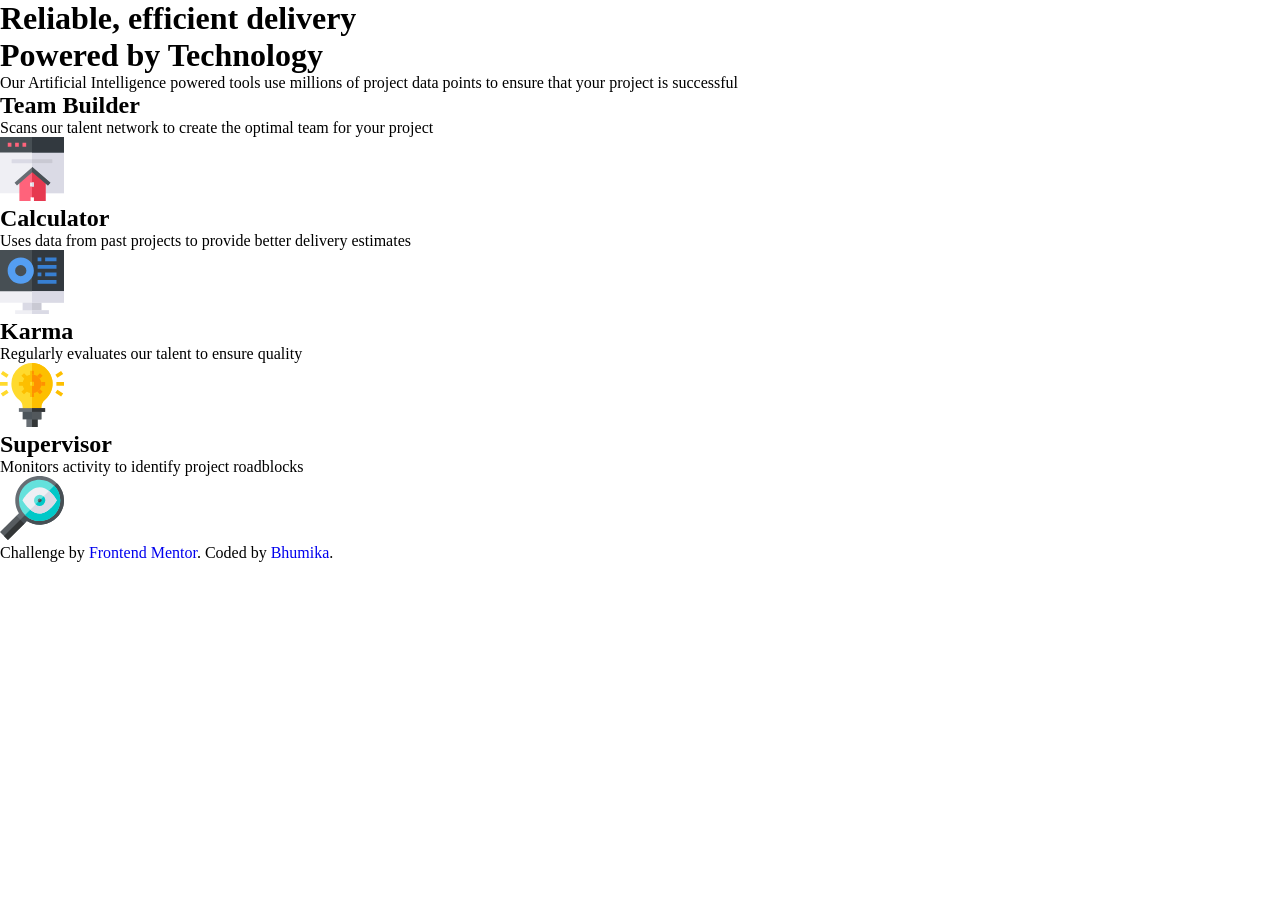
<file: four-card-feature-section-master/index.html>
<!DOCTYPE html>
<html lang="en">

<head>
  <meta charset="UTF-8">
  <meta name="viewport" content="width=device-width, initial-scale=1.0">
  <link rel="icon" type="image/png" sizes="32x32" href="./images/favicon-32x32.png">
  <link rel="stylesheet" href="style.css">
  <title>Frontend Mentor | Four card feature section</title>
</head>

<body>
  <div class="screen">
    <header>
      <div class="head">
        <div class="heading 1">
          <h1>Reliable, efficient delivery</h1>
        </div>
        <div class="heading 2">
          <h1>Powered by Technology</h1>
        </div>
      </div>
      <div class="into">
        <p>Our Artificial Intelligence powered tools use millions of project data points to ensure that your project is
          successful
        </p>
      </div>
    </header>
    <main>
      <div class="box1">
        <div class="box-heading">
          <h2>Team Builder</h2>
        </div>
        <div class="box-into">
          <p>Scans our talent network to create the optimal team for your project</p>
        </div>
        <div class="image"><img src="images/icon-team-builder.svg" alt="image"></div>
      </div>
      <div class="box2">
        <div class="box-heading">
          <h2>Calculator</h2>
        </div>
        <div class="box-into">
          <p> Uses data from past projects to provide better delivery estimates
          </p>
        </div>
        <div class="image"><img src="images/icon-calculator.svg" alt="image"></div>
      </div>
      <div class="box3">
        <div class="box-heading">
          <h2>Karma</h2>
        </div>
        <div class="box-into">
          <p> Regularly evaluates our talent to ensure quality
          </p>
        </div>
        <div class="image"><img src="images/icon-karma.svg" alt="image"></div>
      </div>
      <div class="box4">
        <div class="box-heading">
          <h2>Supervisor</h2>
        </div>
        <div class="box-into">
          <p>Monitors activity to identify project roadblocks</p>
        </div>
        <div class="image"><img src="images/icon-supervisor.svg" alt="image"></div>
      </div>
    </main>
  </div>
  <footer class="attribution">
    Challenge by <a href="https://www.frontendmentor.io?ref=challenge">Frontend Mentor</a>.
    Coded by <a href="#">Bhumika</a>.
  </footer>
</body>

</html>
</file>
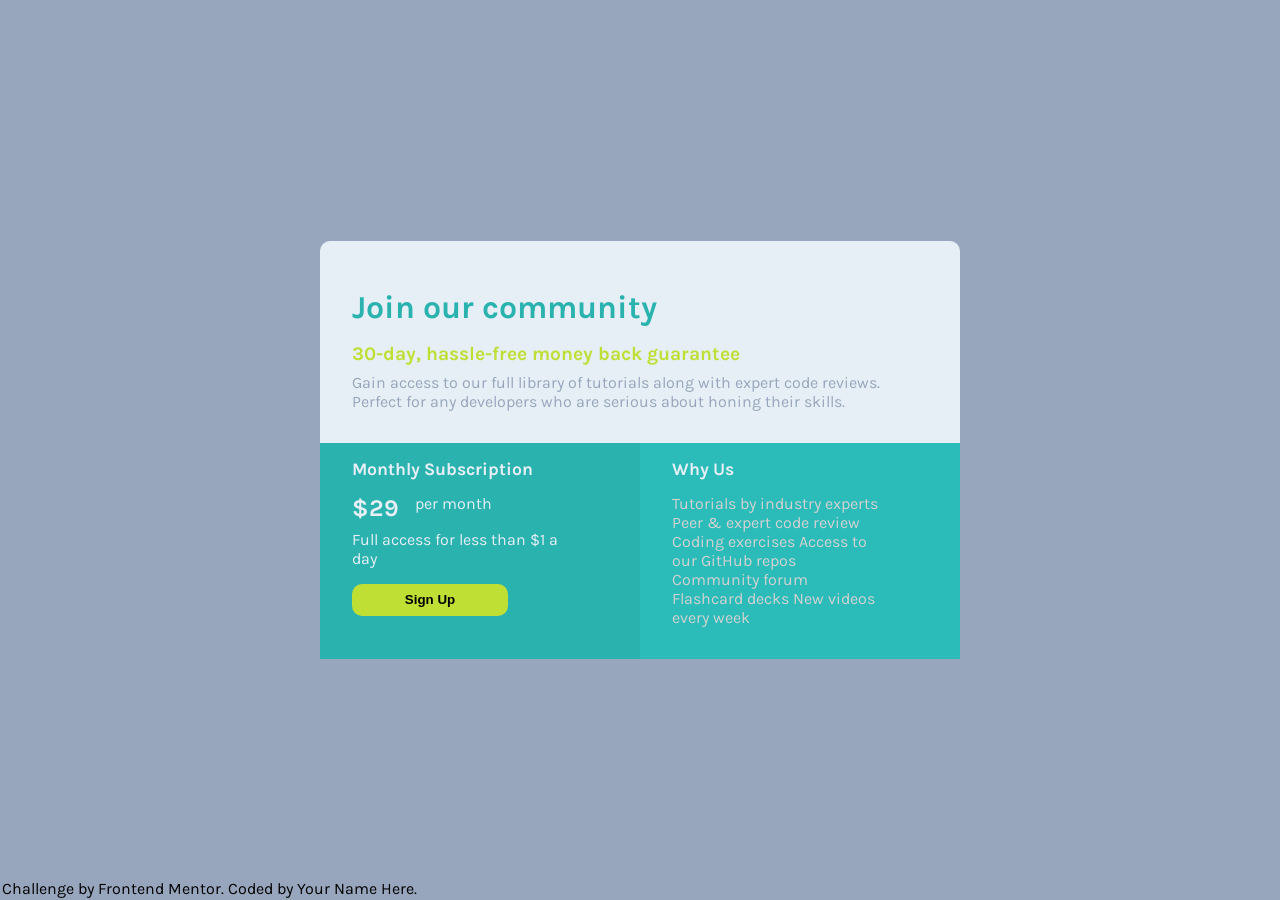
<file: frontend-mentor-single-price-grid-main/index.html>
<!DOCTYPE html>
<html lang="en">

<head>
  <meta charset="UTF-8">
  <meta name="viewport" content="width=device-width, initial-scale=1.0">
  <link rel="icon" type="image/png" sizes="32x32" href="./images/favicon-32x32.png">
  <title>Frontend Mentor | Single Price Grid Component</title>
  <link rel="preconnect" href="https://fonts.googleapis.com">
  <link rel="preconnect" href="https://fonts.gstatic.com" crossorigin>
  <link
    href="https://fonts.googleapis.com/css2?family=Fraunces:ital,opsz,wght@0,9..144,100..900;1,9..144,100..900&family=Karla:ital,wght@0,200..800;1,200..800&family=Montserrat:ital,wght@0,100..900;1,100..900&display=swap"
    rel="stylesheet">
  <link rel="stylesheet" href="style.css">
</head>

<body>
  <div class="card">
    <header>
      <h1>Join our community</h1>
      <h2>30-day, hassle-free money back guarantee</h2>
      <p>Gain access to our full library of tutorials along with expert code reviews.
        Perfect for any developers who are serious about honing their skills.</p>
    </header>
    <main>
      <div class="sub box">
        <h3 class="sub-heading">Monthly Subscription</h3>
        <div class="cost-box">
          <div class="cost">
            <span class="price">&dollar;29</span>
            <span>per month</span>
          </div>
          <p>Full access for less than &dollar;1 a day</p>
        </div>
        <button class="sign-up">Sign Up</button>
      </div>
      <div class="info box">
        <h3 class="why-us">Why Us</h3>
        <p>Tutorials by industry experts Peer &amp; expert code review Coding exercises Access to our GitHub repos
          Community forum Flashcard decks New videos every week
        </p>
      </div>
    </main>
  </div>
  <footer class="attribution">
    Challenge by <a href="https://www.frontendmentor.io?ref=challenge">Frontend Mentor</a>.
    Coded by <a href="#">Your Name Here</a>.
  </footer>
</body>

</html>
</file>
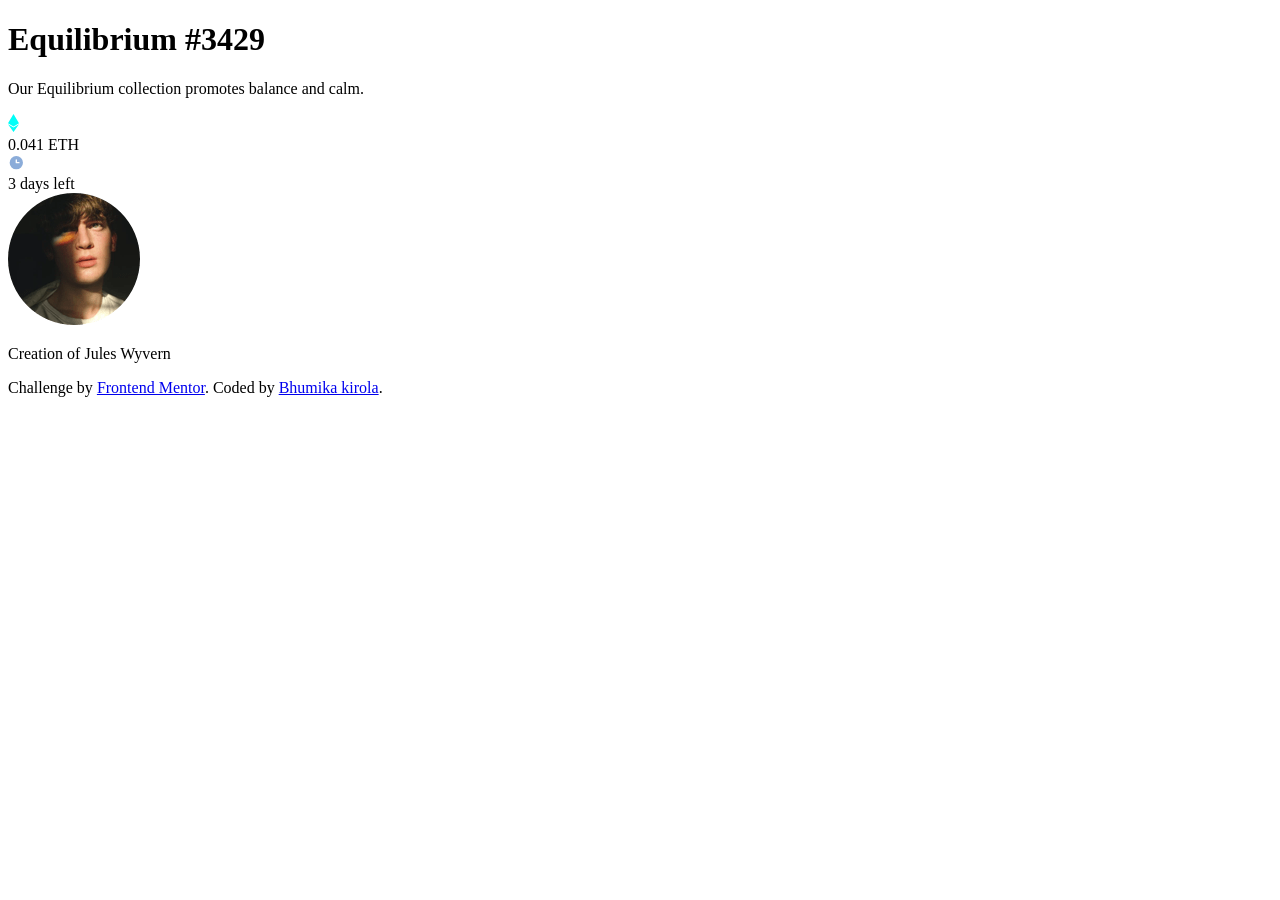
<file: nft-preview-card-component-main/index.html>
<!DOCTYPE html>
<html lang="en">

<head>
  <meta charset="UTF-8">
  <meta name="viewport" content="width=device-width, initial-scale=1.0">
  <!-- displays site properly based on user's device -->

  <link rel="icon" type="image/png" sizes="32x32" href="./images/favicon-32x32.png">

  <title>Frontend Mentor | NFT preview card component</title>
</head>

<body>
  <div class="card">
    <header>
      <h1>Equilibrium #3429</h1>
    </header>
    <main>
      <div class="into">
        <p> Our Equilibrium collection promotes balance and calm.
        </p>
      </div>
      <div class="genes">
        <div class="eth-box">
          <div class="eth-img-box"><img src="images/icon-ethereum.svg" alt="Ethereum icon"></div>
          <span class="eth">0.041 ETH</span>
        </div>
        <div class="time-box">
          <div class="time-img-box"><img src="images/icon-clock.svg" alt="Clock icon"></div>
          <span class="time">3 days left</span>
        </div>
      </div>
    </main>
    <div class="footer">
      <div class="image"><img src="images/image-avatar.png" alt="img"></div>
      <p>Creation of Jules Wyvern</p>
    </div>
  </div>

  <footer class="attribution">
    Challenge by <a href="https://www.frontendmentor.io?ref=challenge">Frontend Mentor</a>.
    Coded by <a href="#">Bhumika kirola</a>.
  </footer>
</body>

</html>
</file>
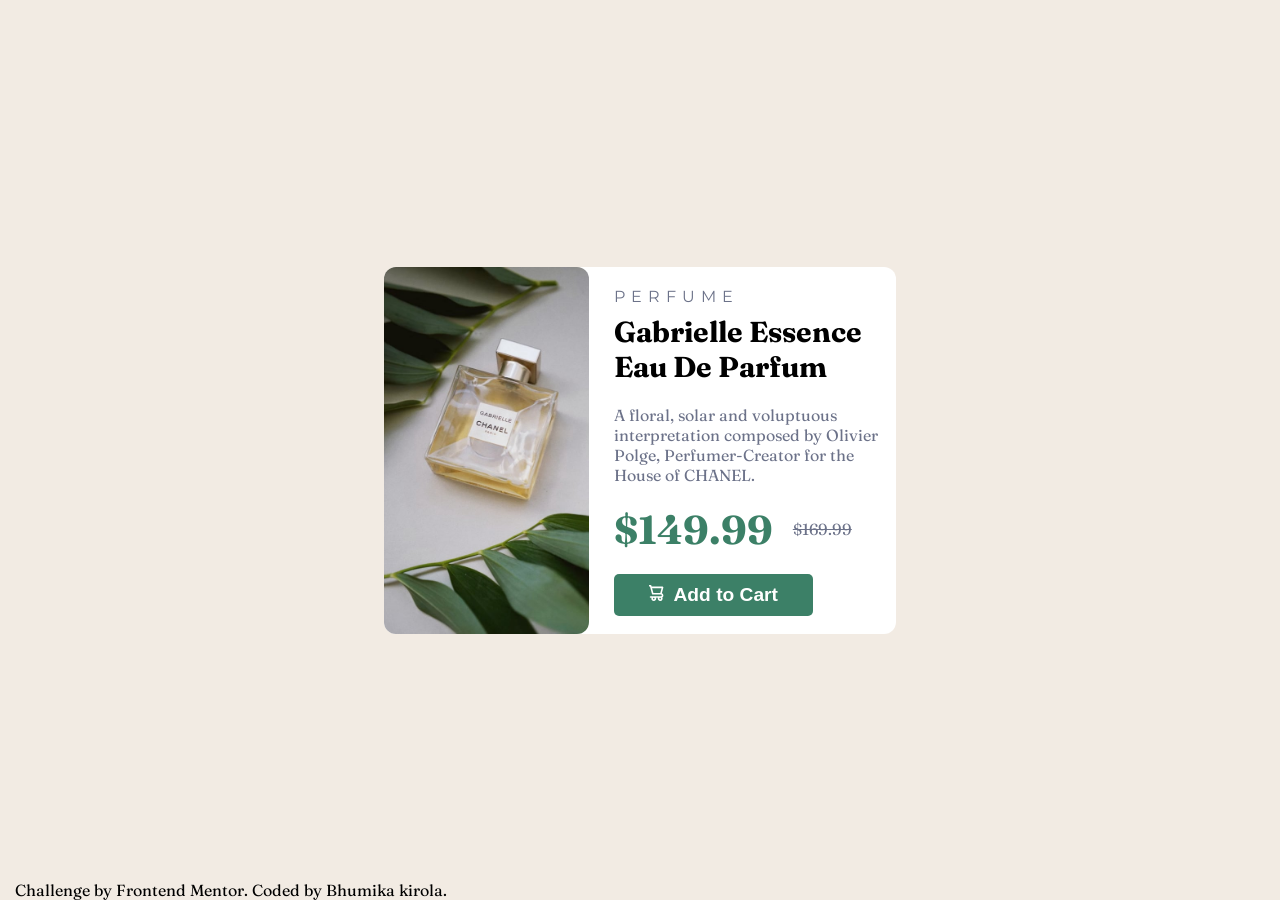
<file: Product-preview-card-component-frontend-mentor--main/index.html>
<!DOCTYPE html>
<html lang="en">

<head>
  <meta charset="UTF-8">
  <meta name="viewport" content="width=device-width, initial-scale=1.0">
  <link rel="icon" type="image/png" sizes="32x32" href="./images/favicon-32x32.png">
  <title>Frontend Mentor | Product preview card component</title>
  <link rel="preconnect" href="https://fonts.googleapis.com">
  <link rel="preconnect" href="https://fonts.gstatic.com" crossorigin>
  <link
    href="https://fonts.googleapis.com/css2?family=Fraunces:ital,opsz,wght@0,9..144,100..900;1,9..144,100..900&family=Montserrat:ital,wght@0,100..900;1,100..900&display=swap"
    rel="stylesheet">
  <link rel="stylesheet" href="style.css">
</head>

<body>
  <div class="card">
    <div class="img-container">
      <img src="images/image-product-desktop.jpg" alt="picture" class="img">
    </div>
    <div class="text">
      <header>
        <div class="heading1">
          <span>PERFUME</span>
        </div>
        <div class="heading2">
          <h1>Gabrielle Essence Eau De Parfum</h1>
        </div>
      </header>
      <main>
        <div class="info">
          <p>A floral, solar and voluptuous interpretation composed by Olivier Polge,
            Perfumer-Creator for the House of CHANEL.</p>
        </div>
        <div class="price">
          <span class="current">$149.99</span>
          <span class="old">$169.99</span>
        </div>
        <div class="add-to-cart-btn">
          <button>
            <div class="cart">
              <img src="images/icon-cart.svg" alt="shop">
            </div>
            <span>Add to Cart</span>
          </button>
        </div>
      </main>
    </div>
  </div>
  <footer class="attribution">
    Challenge by <a href="https://www.frontendmentor.io?ref=challenge">Frontend Mentor</a>.
    Coded by <a href="#">Bhumika kirola</a>.
  </footer>
</body>

</html>
</file>
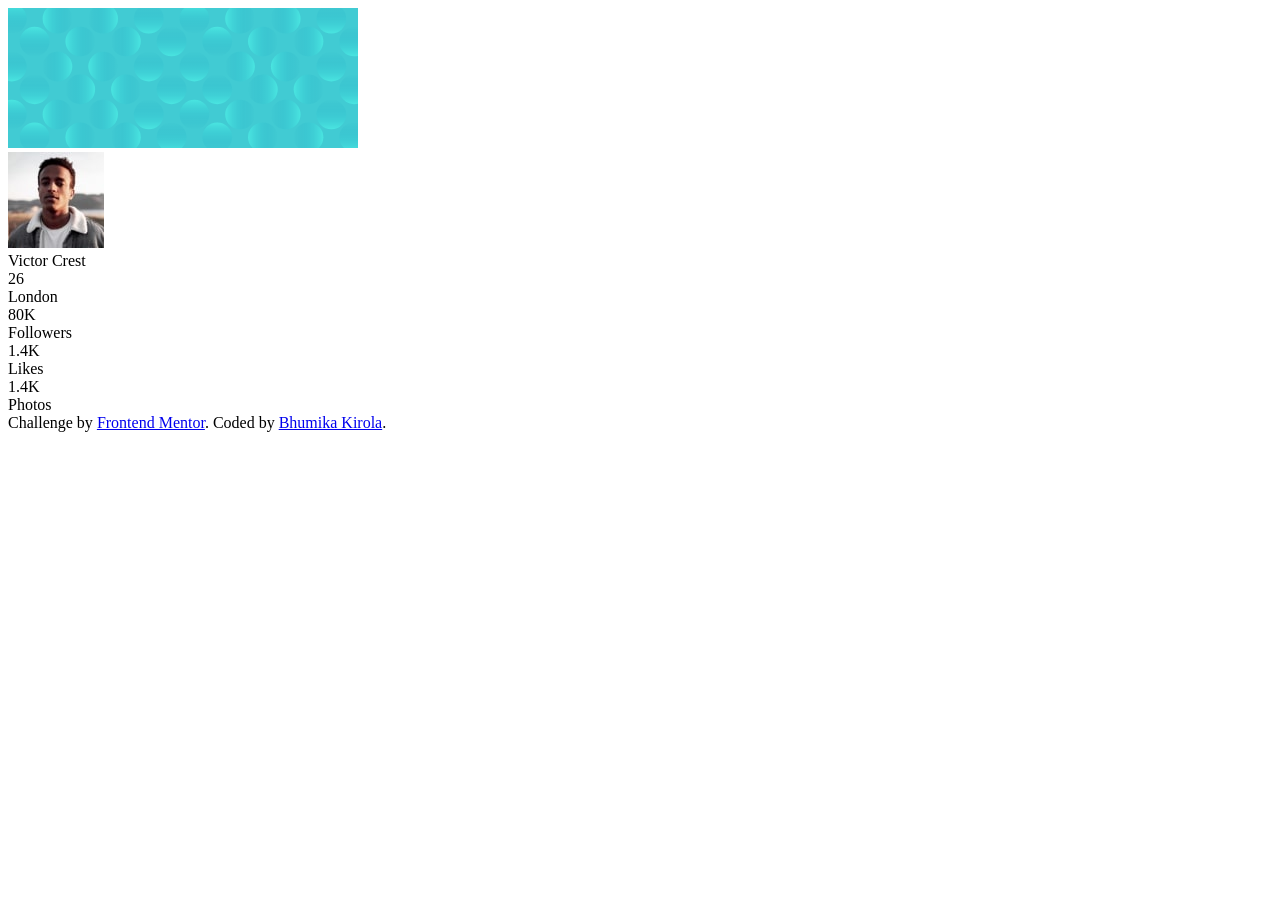
<file: profile-card-component-main/index.html>
<!DOCTYPE html>
<html lang="en">

<head>
  <meta charset="UTF-8">
  <meta name="viewport" content="width=device-width, initial-scale=1.0">
  <link rel="icon" type="image/png" sizes="32x32" href="./images/favicon-32x32.png">

  <title>Frontend Mentor | Profile card component</title>
</head>

<body>
  <div class="card">
    <header>
      <div class="bg"><img src="images/bg-pattern-card.svg" alt="Background Pattern"></div>
      <div class="profile-img"><img src="images/image-victor.jpg" alt="Profile Image"></div>
      <div class="personal-info">
        <div class="info">
          <div class="name">Victor Crest</div>
          <div class="age">26</div>
        </div>
        <span class="city">London</span>
      </div>
    </header>
    <main>
      <div class="follow box">
        <div class="num">80K</div>
        <span>Followers</span>
      </div>
      <div class="like box">
        <div class="num">1.4K</div>
        <span>Likes</span>
      </div>
      <div class="pics box">
        <div class="num">1.4K</div>
        <span>Photos</span>
      </div>
    </main>
  </div>
  
  <footer class="attribution">
    Challenge by <a href="https://www.frontendmentor.io?ref=challenge">Frontend Mentor</a>.
    Coded by <a href="#">Bhumika Kirola</a>.
  </footer>
</body>

</html>
</file>
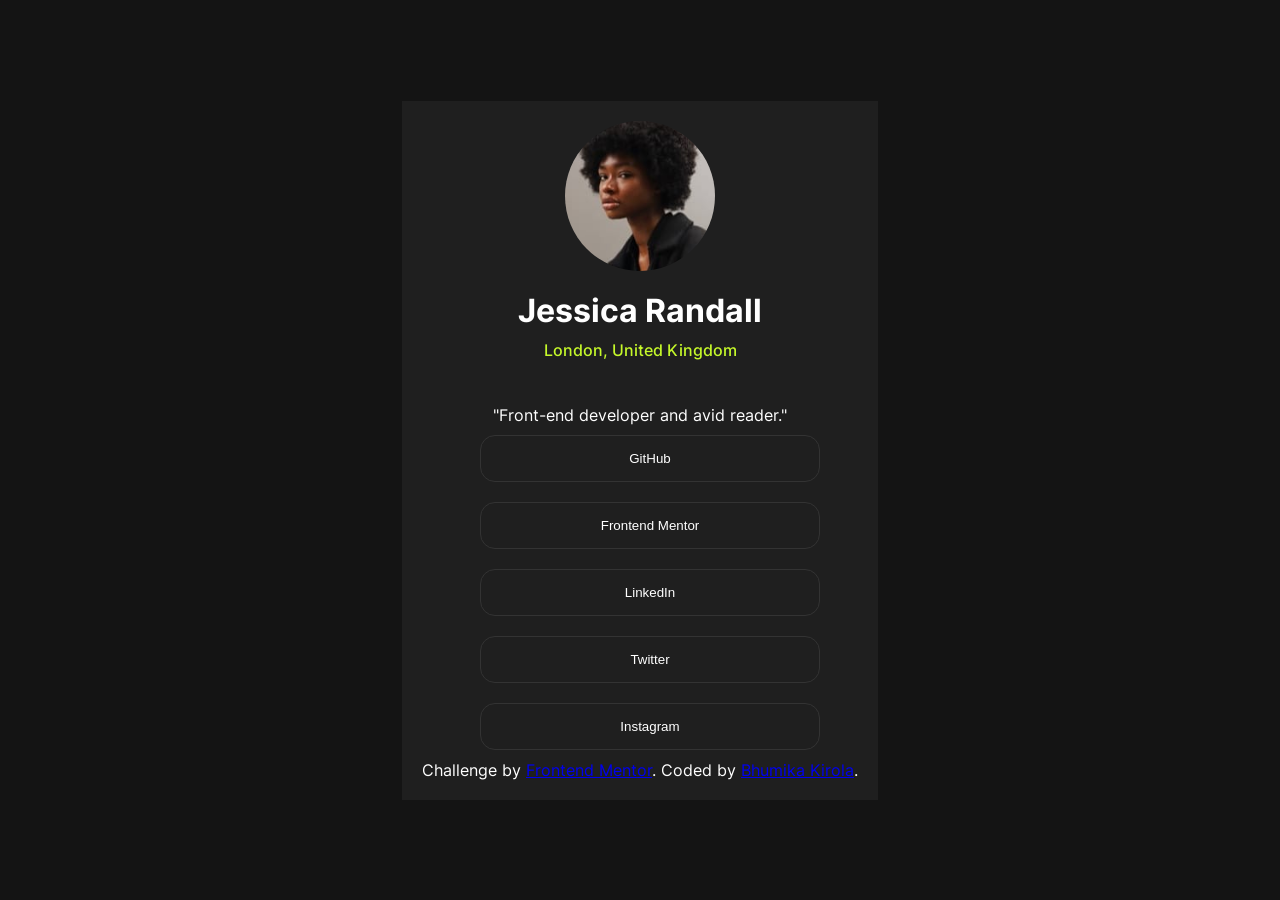
<file: responsive-profile-card-frontend-main/index.html>
<!DOCTYPE html>
<html lang="en">

<head>
  <meta charset="UTF-8">
  <meta name="viewport" content="width=device-width, initial-scale=1.0">

  <link rel="icon" type="image/png" sizes="32x32" href="./assets/images/favicon-32x32.png">

  <title>Frontend Mentor | Social links profile</title>
  <link rel="stylesheet" href="style.css">

</head>

<body>
  <div class="card">
    <header>  
      <img src="./assets/images/avatar-jessica.jpeg" alt="Profile Picture" class="profile-img">
      <h1>Jessica Randall</h1>
            <p>London, United Kingdom</p>

      </header>
    <main>

      <p>"Front-end developer and avid reader."</p>
      <ul>
        <li><a href="https://github.com" target="_blank" rel="noopener noreferrer"><button class="btn">GitHub
            </button></a></li>
        <li><a href="https://www.frontendmentor.io" target="_blank" rel="noopener noreferrer"><button
              class="btn">Frontend
              Mentor</button></a></li>
        <li><a href="https://www.linkedin.com" target="_blank" rel="noopener noreferrer"><button
              class="btn">LinkedIn</button></a></li>
        <li><a href="https://twitter.com" target="_blank" rel="noopener noreferrer"><button
              class="btn">Twitter</button></a></li>
        <li><a href="https://www.instagram.com" target="_blank" rel="noopener noreferrer"><button
              class="btn">Instagram</button></a></li>
      </ul>
    </main>
<footer class="attribution">
    Challenge by <a href="https://www.frontendmentor.io?ref=challenge">Frontend Mentor</a>.
    Coded by <a href="#">Bhumika Kirola</a>.
  </footer>

  </div>
  
</body>

</html>
</file>
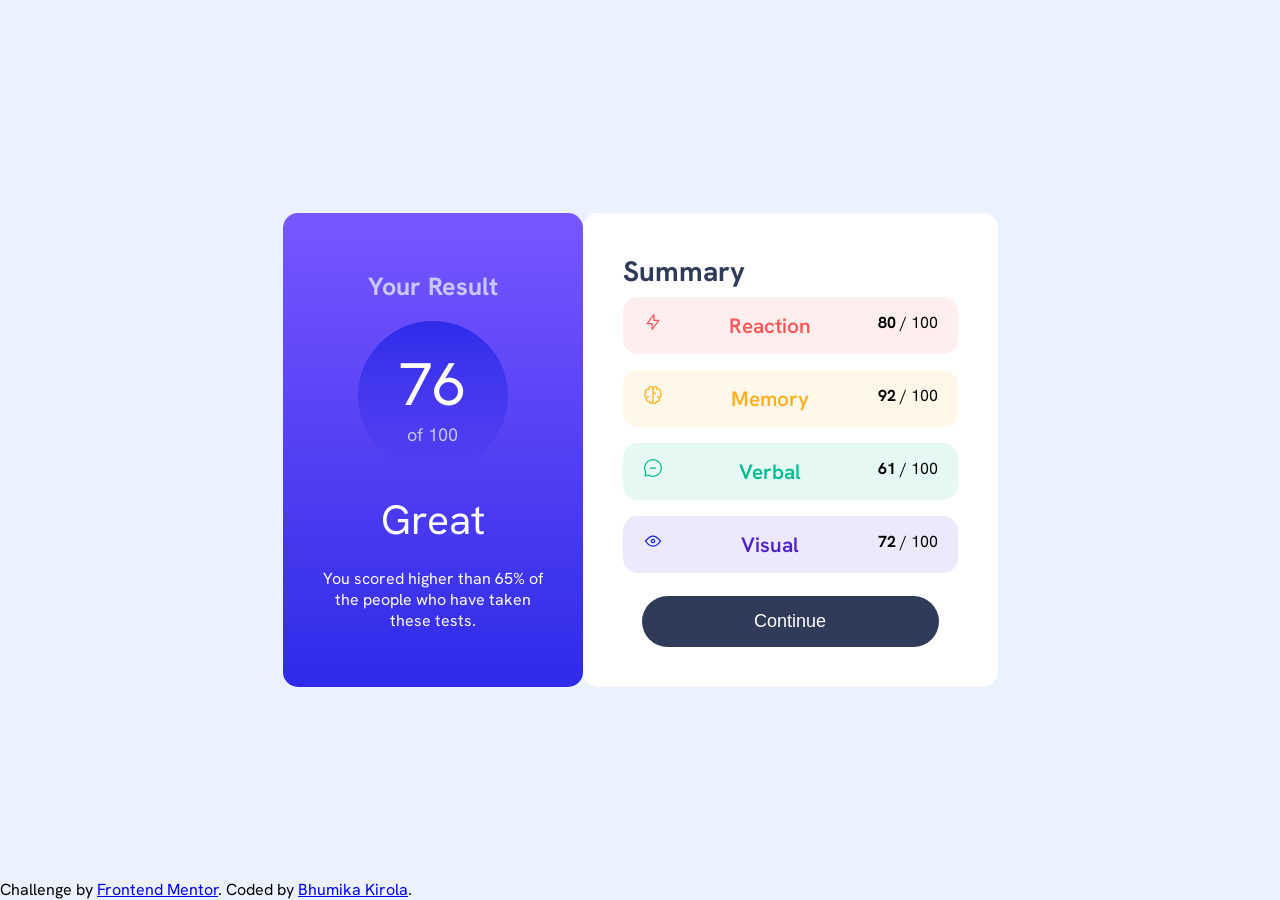
<file: responsive_result_frontend_mentor-main/index.html>
<!DOCTYPE html>
<html lang="en">

<head>
  <meta charset="UTF-8">
  <meta name="viewport" content="width=device-width, initial-scale=1.0">
  <!-- displays site properly based on user's device -->

  <link rel="icon" type="image/png" sizes="32x32" href="./assets/images/favicon-32x32.png">

  <title>Frontend Mentor | Results summary component</title>

  <link rel="stylesheet" href="style.css">
</head>

<body>
  <div class="card">
    <div class="anima">
      <h1>Your Result</h1>
      <div class="res-circle">
        <span class="num">76</span>
        <span class="total">of 100</span>
      </div>

      <span class="remark">Great</span>
      <p>You scored higher than 65% of the people who have taken these tests.</p>
    </div>
    <div class="summary">

      <div class="head">Summary</div>
      <div class="reaction box">
        <span class="icon"><img src="assets/images/icon-reaction.svg" alt="icon"></span>
        <div class="heading react">Reaction</div>
        <div class="mark"><b>80</b> / 100</div>
      </div>
      <div class="memory box">
        <span class="icon"><img src="assets/images/icon-memory.svg" alt="icon"></span>
        <div class="heading mem">Memory</div>
        <div class="mark"><b>92</b> / 100</div>


      </div>
      <div class="verbal box">
        <span class="icon"><img src="assets/images/icon-verbal.svg" alt="icon"></span>
        <div class="heading veb">Verbal</div>
        <div class="mark"><b>61</b> / 100</div>


      </div>
      <div class="visual box">
        <span class="icon"><img src="assets/images/icon-visual.svg" alt="icon"></span>
        <div class="heading visual">Visual</div>
        <div class="mark"><b>72</b> / 100</div>


      </div>

      <div><button>Continue</button></div>
    </div>

  </div>
  <footer class="attribution">
    Challenge by <a href="https://www.frontendmentor.io?ref=challenge">Frontend Mentor</a>.
    Coded by <a href="#">Bhumika Kirola</a>.
  </footer>
</body>

</html>
</file>
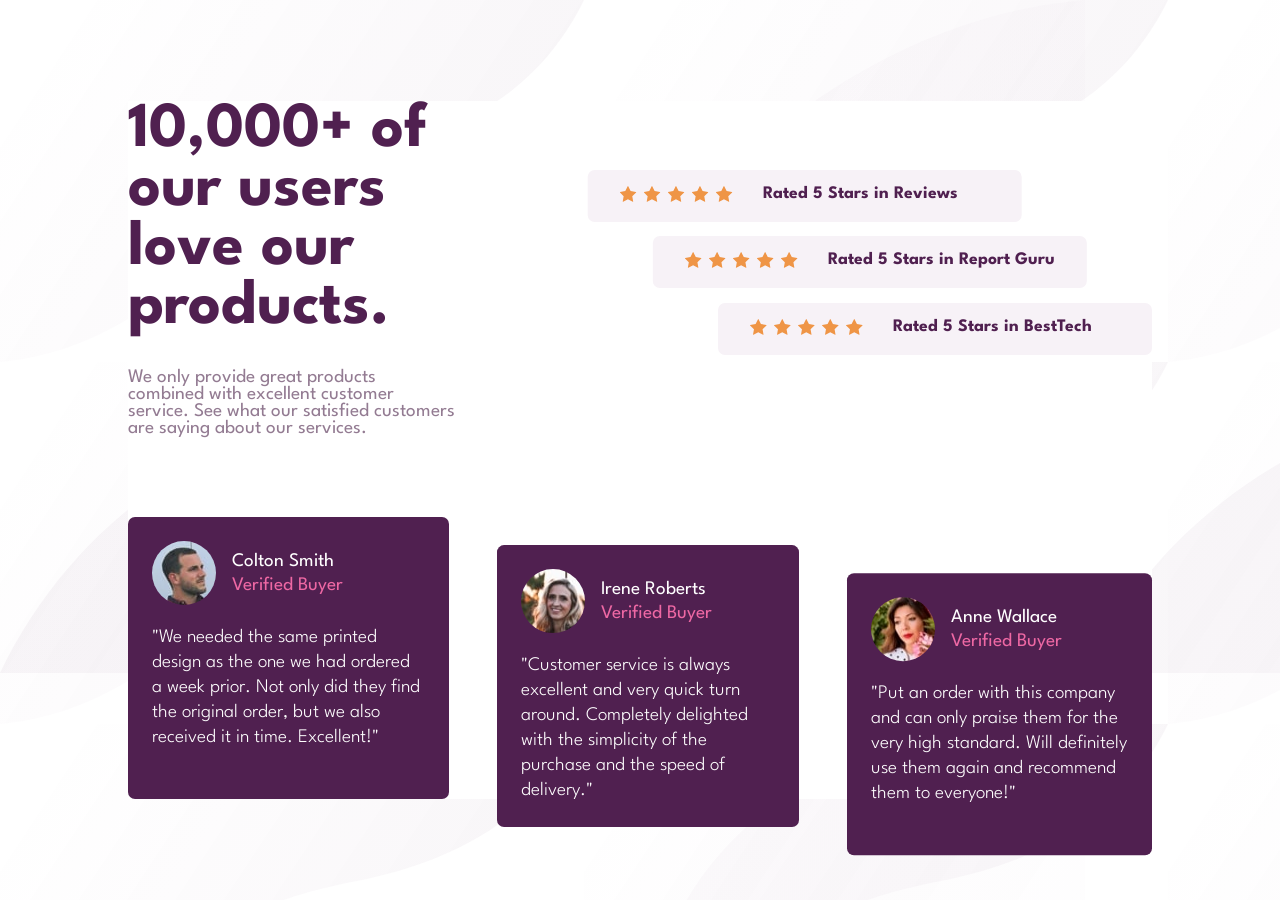
<file: social-proof-section-master/index.html>
<!DOCTYPE html>
<html lang="en">

<head>
  <meta charset="UTF-8" />
  <meta name="viewport" content="width=device-width, initial-scale=1.0" />
  <link rel="icon" type="image/png" sizes="32x32" href="./images/favicon-32x32.png" />

  <title>Frontend Mentor | Social proof section</title>
  <link rel="preconnect" href="https://fonts.googleapis.com">
  <link rel="preconnect" href="https://fonts.gstatic.com" crossorigin>
  <link
    href="https://fonts.googleapis.com/css2?family=Fraunces:ital,opsz,wght@0,9..144,100..900;1,9..144,100..900&family=Karla:ital,wght@0,200..800;1,200..800&family=League+Spartan:wght@100..900&family=Montserrat:ital,wght@0,100..900;1,100..900&display=swap"
    rel="stylesheet">
  <link rel="stylesheet" href="style.css" />
</head>

<body>
  <div class="page">

    <header>
      <div class="heading-box">
        <div class="heading">
          <h1>10,000+ of our users love our products.</h1>
        </div>
        <p class="info">We only provide great products combined with excellent customer service. See what our satisfied
          customers are saying about our services.</p>
      </div>
      <div class="ratings-container">
        <div class="rating first">
          <div class="stars-box">
            <div class="star1"><img src="images/icon-star.svg" alt="Star icon" /></div>
            <div class="star2"><img src="images/icon-star.svg" alt="Star icon" /></div>
            <div class="star3"><img src="images/icon-star.svg" alt="Star icon" /></div>
            <div class="star4"><img src="images/icon-star.svg" alt="Star icon" /></div>
            <div class="star5"><img src="images/icon-star.svg" alt="Star icon" /></div>
          </div>
          <span>Rated 5 Stars in Reviews</span>
        </div>
        <div class="rating second">
          <div class="stars-box">
            <div class="star1"><img src="images/icon-star.svg" alt="Star icon" /></div>
            <div class="star2"><img src="images/icon-star.svg" alt="Star icon" /></div>
            <div class="star3"><img src="images/icon-star.svg" alt="Star icon" /></div>
            <div class="star4"><img src="images/icon-star.svg" alt="Star icon" /></div>
            <div class="star5"><img src="images/icon-star.svg" alt="Star icon" /></div>
          </div>
          <span>Rated 5 Stars in Report Guru</span>
        </div>
        <div class="rating third">
          <div class="stars-box">
            <div class="star1"><img src="images/icon-star.svg" alt="Star icon" /></div>
            <div class="star2"><img src="images/icon-star.svg" alt="Star icon" /></div>
            <div class="star3"><img src="images/icon-star.svg" alt="Star icon" /></div>
            <div class="star4"><img src="images/icon-star.svg" alt="Star icon" /></div>
            <div class="star5"><img src="images/icon-star.svg" alt="Star icon" /></div>
          </div>
          <span>Rated 5 Stars in BestTech</span>
        </div>
      </div>
    </header>
    <main>
      <div class="box box1">
        <div class="head">
          <div class="img-container"></div>
          <div class="info">
            <div class="name">Colton Smith</div>
            <div class="buyer">Verified Buyer</div>
          </div>
        </div>
        <p>"We needed the same printed design as the one we had ordered a week prior.
          Not only did they find the original order, but we also received it in time.
          Excellent!"</p>
      </div>
      <div class="box box2">
        <div class="head">
          <span class="img-container"></span>
          <div class="info">
            <div class="name">Irene Roberts</div>
            <div class="buyer">Verified Buyer</div>
          </div>
        </div>
        <p>"Customer service is always excellent and very quick turn around. Completely
          delighted with the simplicity of the purchase and the speed of delivery."</p>
      </div>
      <div class="box box3">
        <div class="head">
          <span class="img-container"></span>
          <div class="info">
            <div class="name">Anne Wallace</div>
            <div class="buyer">Verified Buyer</div>
          </div>
        </div>
        <p>"Put an order with this company and can only praise them for the very high
          standard. Will definitely use them again and recommend them to everyone!"</p>
      </div>
    </main>

  </div>
  <footer class="attribution">
    Challenge by
    <a href="https://www.frontendmentor.io?ref=challenge">Frontend Mentor</a>. Coded by <a href="#">Bhumika kirola</a>.
  </footer>
</body>

</html>
</file>
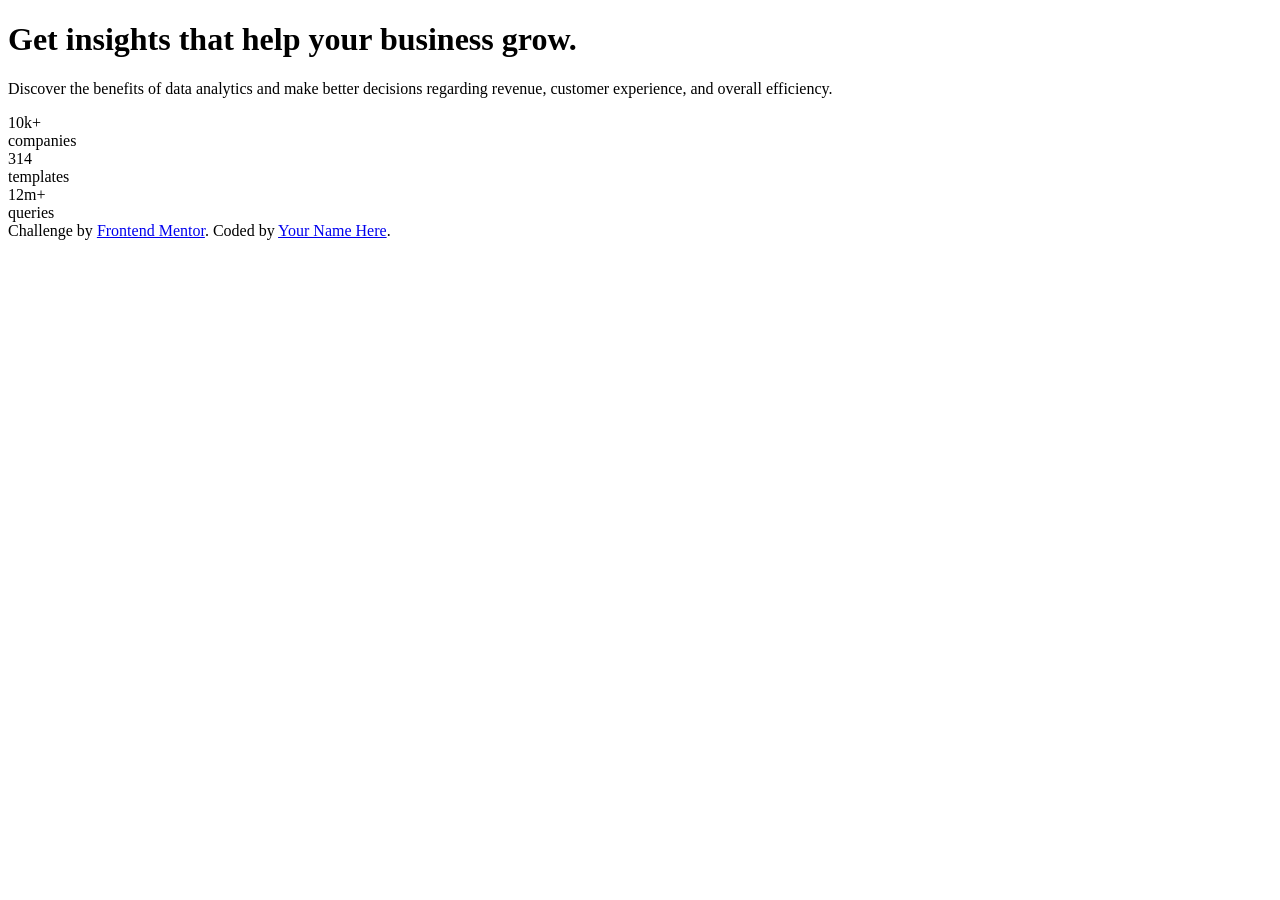
<file: stats-preview-card-component-main/index.html>
<!DOCTYPE html>
<html lang="en">

<head>
  <meta charset="UTF-8">
  <meta name="viewport" content="width=device-width, initial-scale=1.0">
  <!-- displays site properly based on user's device -->

  <link rel="icon" type="image/png" sizes="32x32" href="./images/favicon-32x32.png">

  <title>Frontend Mentor | Stats preview card component</title>
</head>

<body>

  <h1>Get insights that help your business grow.</h1>
  <p>Discover the benefits of data analytics and make better decisions regarding revenue, customer
    experience, and overall efficiency.</p>
  <div class="popular">
    <div class="company">
      <div class="heading">10k+</div>
      <div class="what">companies</div>
      <div class="template">
        <div class="heading"> 314</div>
        <div class="what">templates</div>
        <div class="company">
          <div class="heading">12m+</div>
          <div class="what">queries</div>
        </div>
         
        
        
      </div>


      <footer class="attribution">
        Challenge by <a href="https://www.frontendmentor.io?ref=challenge">Frontend Mentor</a>.
        Coded by <a href="#">Your Name Here</a>.
      </footer>
</body>

</html>
</file>
<file: four-card-feature-section-master/style.css>
/* 

GLOBAL

*/

* {
    margin: 0;
    padding: 0;
    box-sizing: border-box;
}

a {
    text-decoration: none;
}
</file>
<file: frontend-mentor-single-price-grid-main/style.css>
/* 

GLOBAL STYLE

*/

* {
    margin: 0;
    padding: 0;
    box-sizing: border-box;
}

body {
    min-height: 100vh;
    width: 100vw;
    background-color: var(--Gray);
    display: flex;
    justify-content: center;
    align-items: center;
    font-family: Karla ,Arial, sans-serif;
}

a{
    text-decoration: none;
    color: var(--black);
}

/* 

color

*/

:root {
    --Teal: hsl(179, 62%, 43%);
    --Teal-light: hsl(179deg 63.07% 45.14%);
    --Green: hsl(71, 73%, 54%);
    --white: hsl(204, 43%, 93%);
    --Gray: hsl(218, 22%, 67%);
    --black: hsl(0, 0%, 0%);
}


/* 

card

*/
.card{
    width: 50%;
    max-width: 800px;
}
header{
    background-color: var(--white);
    padding: 3rem 5rem 2rem 2rem;
    border-radius: 10px 10px 0 0;
    width: 100%;
}
main{
    display: flex;
    flex-direction: row;
    width:100%;
    flex: 1;
}

.box{
    flex: 1;
    padding: 1rem 5rem 2rem 2rem;
    color: var(--white);
    align-items: center;
    justify-content: flex-start;
}
.box h3{
    font-weight: bold;
    font-size: 1.1rem;
}
.sub{
    background-color: var(--Teal);
}
.info{
    background-color: var(--Teal-light);
}
.cost{
    display: flex;
    column-gap: 1rem;
    margin-block-end: .5rem;
}
.cost-box{
margin-block-end: 1rem;

}
/* 

text

*/

/* ---------------------header---------------------------- */
h1{
    font-size: 2rem;
    font: bold;
    color: var(--Teal);
    margin-block-end: 1rem;
}

h2{
    color: var(--Green);
    font-size: 1.2rem;
    margin-block-end: .5rem;
}
header p{
    color: var(--Gray);
    font-size: 1rem;
}
/* --------------------main-----------------------*/
h3{
    margin-block-end: .9rem;
    font-weight: bold;
}
.price{
    font-size: 1.5rem;
    font-weight: bold;
}
button{
    width: 75%;
    justify-self: center;
    height: 2rem;
    background-color: var(--Green);
    font-weight: bold;
    border-radius: 10px;
    cursor: pointer;
    border: none;
    transition: all 1s cubic-bezier(0, 0, 0, 1.06);;
}
button:hover, button:focus, button:active{
    scale: 1.1;
}
.info p{
    color: #d2d2d2;
}

/* 

footer

*/
footer{
    position: absolute;
    bottom: 2px;    
    left: 2px;
}


/* 

media queries


*/

@media only screen and (max-width: 870px) {
    .card{
        width: 90%;
    }
}

@media only screen and (max-width: 500px) {
    .card{
        width: 70%;
    }
    main{
        flex-direction: column;
    }
}

@media only screen and (max-width: 350px) {
    .card{
        width: 80%;
    }
    main{
        flex-direction: column;
    }
}
</file>
<file: Product-preview-card-component-frontend-mentor--main/style.css>
/* 

GLOBAL


*/

* {
    margin: 0;
    padding: 0;
    box-sizing: border-box;
}

a {
    text-decoration: none;
    color: black;
}

/* 

color


*/

:root {
    --primary-green: hsl(158, 36%, 37%);
    --primary-dark-green: hsl(158, 42%, 18%);
    --neutral-Black: hsl(212, 21%, 14%);
    --neutral-Grey: hsl(228, 12%, 48%);
    --neutral-Cream: hsl(30, 38%, 92%);
    --neutral-White: hsl(0, 0%, 100%);
}

/* 

card design

*/
body {
    width: 100vw;
    min-height: 100vh;
    background-color: var(--neutral-Cream);
    display: flex;
    justify-content: center;
    align-items: center;
    font-family: 'Fraunces';
}

.card {
    width: 40%;
    max-width: 600px;
    min-width: 300px;
    display: flex;
    background-color: var(--neutral-White);
    border-radius: 12px;
}


.img {
    object-fit: cover;
    height: 100%;
    width: 100%;
    display: block;
    border-radius: 12px;
}

.img-container{
    width: 40%;

}
header {
    margin-block-end: 14px;
}
/* 

text in card

*/

.text {
    width: 60%;
    padding: 20px 17px 18px 25px;
}


.heading1 {
    font-size: clamp(.1rem,calc(.1+.9rem), 1.2rem);
    font-weight: 400;
    letter-spacing: 6px;
    font-family: 'Montserrat';
    color: var(--neutral-Grey);
    margin-block-end: 8px;
}

h1 {
    font-size: clamp(.7rem, calc(1vw + 1rem), 4rem);
}

header {
    margin-block-end: 21px;
}

.info {
    color: var(--neutral-Grey);
    font-size: 1rem;
    margin-block-end: 20px;
}

.price {
    display: flex;
    column-gap: 20px;
    align-items: center;
    margin-block: 20px;
}

.current {
    color: var(--primary-green);
    font-weight: bolder;
    font-size: 2.5rem;
}

.old {
    color: var(--neutral-Grey);
    text-decoration-line: line-through;
}

button {
    width: 75%;
    display: flex;
    justify-content: center;
    align-items: center;
    border-radius: 5px;
    border: none;
    column-gap: 10px;
    font-weight: bolder;
    color: white;
    background-color: var(--primary-green);
    height: 42px;
    font-size: 1.2rem;
    justify-self: center;
    transition: all 1s cubic-bezier(0, 1.31, 1, 1);
}

button:hover{
    background-color: var(--primary-dark-green);
    
}
/* 

footer

*/
footer {
    position: absolute;
    bottom: 0;
    left: 15px;
}

/* 

media queries

*/

@media only screen and (max-width: 768px){

    .card{
        flex-direction: column;
        justify-content: center;
        align-items: center;
        width: 90%;
    }
    .img-container{


    }

    footer{
        display: none;
    }
}

@media only screen and (max-width: 1120px){
    .card{
        flex-direction: column;
        justify-content: center;
        align-items: center;
        width:40%;
    }
    .img-container{
        width: 100%;
        height: 300px;
        object-position: top center;
    }
    .text{
        width:100%;
    }
}
</file>
<file: responsive-profile-card-frontend-main/style.css>
*{
    margin: 0;
    padding: 0;
    box-sizing: border-box;
}
@font-face{
    font-family: 'Inter';
    src: url("./assets/fonts/Inter-VariableFont_slnt\,wght.ttf") format('truetype');
}
body{
    font-family: 'Inter', sans-serif;
    display: flex;
    justify-content: center;
    align-items: center;
    background-color: hsl(0, 0%, 8%);
    color: hsl(0, 0%, 100%);
    min-height: 100vh;
}

.profile-img{
    width: 150px;
    height: 150px;
    border-radius: 50%;
    margin-bottom: 20px;
}

.card{
    display: flex;
    flex-direction: column;
    justify-content: center;
    align-items: center;
    background-color: hsl(0, 0%, 12%);
    padding: 20px;
}
 header{
    display: flex;
    flex-direction: column;
    align-items: center;
    margin-bottom: 20px;

 }
main{
    display: flex;
    flex-direction: column;
    align-items: center;
    width: 100%;
}

.card h1{
    margin-bottom: 10px;
}

header p{
    color: hsl(75, 94%, 57%);
    margin-bottom: 25px;
    font-weight: 500;

}
.card ul{
    list-style: none;   
    display: flex;
    flex-direction: column;
    justify-content: center;}
button{
    background-color: hsl(0, 0%, 12%);
    color: hsl(0, 0%, 100%);
    border: 1px solid hsl(0, 0%, 20%);
    padding: 15px 110px;
    cursor: pointer;
    transition: all 0.3s ease;
    width: 100%;
    margin:10px;
    border-radius: 15px;
}
button:focus, button:active, button:hover{
    background-color: hsl(75, 94%, 57%);
    color: hsl(0, 0%, 8%);
    font-weight: 600;

}
</file>
<file: responsive_result_frontend_mentor-main/style.css>
@import url('https://fonts.googleapis.com/css2?family=Hanken+Grotesk:ital,wght@0,100..900;1,100..900&display=swap');

* {
    margin: 0;
    padding: 0;
    box-sizing: border-box;
}

:root {
    --body-bg: hsl(221, 100%, 96%);
    --card-leftside: hsla(256, 72%, 46%, 1);
    --Light-red: hsl(0, 100%, 67%, 0.1);
    --red: hsl(0, 100%, 67%);
    --Orangey-yellow: hsl(39, 100%, 56%, 0.1);
    --yellow: hsl(39, 100%, 56%);
    --Green-teal: hsl(166, 100%, 37%, 0.1);
    --Green: hsl(166, 100%, 37%);
    --Cobalt-blue: hsl(234, 85%, 45%);
    --Light-slate-blue: hsl(252, 100%, 67%);
    --Light-royal-blue: hsl(241, 81%, 54%);
    --blue: hsla(256, 72%, 46%, 0.1);
    --Violet-blue: hsla(256, 72%, 46%);
    --Viole-blue: hsla(256, 72%, 46%, 0.1);
    --Persian-blue: hsla(241, 72%, 46%, 0);
    --White: hsl(0, 0%, 100%);
    --Pale-blue: hsl(221, 100%, 96%);
    --Light-lavender: hsl(241, 100%, 89%);
    --Dark-gray-blue: hsl(224, 30%, 27%);
}

body {
    background-color: var(--body-bg);
    height: 100vh;
    display: flex;
    flex-direction: column;
    align-items: center;
    justify-content: center;
    font-family: "Hanken Grotesk", sans-serif;
    font-style: normal;
}

.card {
    border-radius: 15px;
    height: auto;
    width: auto;
    display: flex;
}

.anima {
    background: linear-gradient(to bottom, var(--Light-slate-blue), var(--Light-royal-blue));
    border-radius: 15px;
    color: var(--White);
    display: flex;
    flex-direction: column;
    justify-content: center;
    align-items: center;
    padding: 36px;
    width: 300px;
}

h1 {
    color: var(--Light-lavender);
    font-size: 25px;
    margin-bottom: 18px;
}

.res-circle {
    width: 150px;
    height: 150px;
    border-radius: 50%;
    display: flex;
    flex-direction: column;
    justify-content: center;
    align-items: center;
    background: linear-gradient(to bottom, var(--Light-royal-blue), transparent);

}

span.remark {
    margin: 22px;
    font-size: 41px;
    color: var(--White);
}

span.num {
    font-size: 60px;
}

span.total {
    font-size: 18px;
    color: var(--Light-lavender);
}

p {
    text-align: center;
}

.summary {
    background: var(--White);
    padding: 40px;
    border-radius: 15px;
    display: flex;
    flex-direction: column;
    align-items: center;
    justify-content: center;
}

.head {
    color: var(--Dark-gray-blue);
    font-size: 28px;
    font-weight: bolder;
    align-self: flex-start;
}

.box {
    padding: 15px 20px;
    display: flex;
    justify-content: space-between;
    width: 335px;
    margin: 8px 0px;
}

.heading {
    font-size: 1.3rem;
    font-weight: 600;
}

.heading.react {
    color: var(--red);
}

.reaction.box {
    background-color: var(--Light-red);
    border-radius: 15px;
}

.heading.mem {
    color: var(--yellow);
}

.memory.box {
    background-color: var(--Orangey-yellow);
    border-radius: 15px;
}

.heading.veb {
    color: var(--Green);
}

.verbal.box {
    background-color: var(--Green-teal);
    border-radius: 15px;
}

.heading.visual {
    color: var(--Violet-blue);
}

.visual.box {
    background-color: var(--Viole-blue);
    border-radius: 15px;
}

footer {
    position: fixed;
    bottom: 0px;
    left: 0px;
}

button {
    width: 297px;
    border-radius: 55px;
    color: var(--White);
    background-color: var(--Dark-gray-blue);
    border: none;
    padding: 15px;
    margin-top: 15px;
    font-size: 18px;
}

button:hover,
button:active {
    background: linear-gradient(to bottom, var(--Light-slate-blue), var(--Light-royal-blue));
    transition: all 0.7s ease;
}

@media screen and (max-width: 500px) {

    .card {
        border-radius: 0px 15px 0px 15px;
        height: 100vh;
        width: 100vw;
        display: flex;
        flex-direction: column;
    }

    .anima {
        width: 100vw;
        background: linear-gradient(to bottom, var(--Light-slate-blue), var(--Light-royal-blue));
        border-radius: 0px 0px 85px 85px;
        color: var(--White);
        display: flex;
        flex-direction: column;
        justify-content: center;
        align-items: center;
        padding: 3.1rem;
    }

    h1 {
        color: var(--Light-lavender);
        font-size: 1.2rem;
        margin-bottom: 1.1rem;
    }

    .res-circle {
        width: 5rem;
        height: 5rem;
        border-radius: 50%;
        display: flex;
        flex-direction: column;
        justify-content: center;
        align-items: center;
        background: linear-gradient(to bottom, var(--Light-royal-blue), transparent);

    }

    span.remark {
        margin: 1.4rem;
        font-size: 2.2rem;
        color: var(--White);
    }

    span.num {
        font-size: 3.8rem;
    }

    span.total {
        font-size: 1.1rem;
        color: var(--Light-lavender);
    }

    p {
        text-align: center;
    }

    .summary {
        background: var(--White);
        padding: 1.1rem;
        display: flex;
        flex-direction: column;
        align-items: center;
        justify-content: center;
    }

    .head {
        color: var(--Dark-gray-blue);
        font-size: 1.5rem;
        font-weight: bolder;
        align-self: flex-start;
    }

    .box {
        padding: 15px 20px;
        display: flex;
        justify-content: space-between;
        width: 75%;
        margin: 8px 0px;
    }

    .heading.react {
        color: var(--red);
    }

    .reaction.box {
        background-color: var(--Light-red);
        border-radius: 15px;
    }

    .heading.mem {
        color: var(--yellow);
    }

    .memory.box {
        background-color: var(--Orangey-yellow);
        border-radius: 15px;
    }

    .heading.veb {
        color: var(--Green);
    }

    .verbal.box {
        background-color: var(--Green-teal);
        border-radius: 15px;
    }

    .heading.visual {
        color: var(--Violet-blue);
    }

    .visual.box {
        background-color: var(--Viole-blue);
        border-radius: 15px;
    }

    button {
        width: auto;
        border-radius: 55px;
        color: var(--White);
        background-color: var(--Dark-gray-blue);
        border: none;
        padding: 1rem;
        margin-top: 1rem;
        font-size: 1rem;
    }

    button:hover,
    button:active {
        background: linear-gradient(to bottom, var(--Light-slate-blue), var(--Light-royal-blue));
        transition: all 0.7s ease;
    }
    footer{
        display: none;
    }


}
</file>
<file: social-proof-section-master/style.css>
/* 

GLOBAL

*/

* {
    margin: 0;
    padding: 0;
    box-sizing: border-box;
}

a {
    text-decoration: none;
}

/* 

color

*/

:root {
    --Very-Dark-Magenta: hsl(300, 43%, 22%);
    --Soft-Pink: hsl(333, 80%, 67%);
    --Dark-Grayish-Magenta: hsl(303, 10%, 53%);
    --Light-Grayish-Magenta: hsl(300, 24%, 96%);
    --White: hsl(0, 0%, 100%);
}

/* 

card

*/

body {
    width: 100%;
    min-height: 100vh;
    font-family: League Spartan, Arial, Helvetica, sans-serif;
    font-size: 15px;
    display: flex;
    align-items: center;
    justify-content: center;
    background-image: url("images/bg-pattern-bottom-desktop.svg"), url("images/bg-pattern-top-desktop.svg");
}

.page {
    width: 80%;
    display: flex;
    flex-direction: column;
    justify-content: center;
    align-items: center;
    height: 80%;
    max-width: 1555px;
    background-color: var(--White);
    background-color: var(--White);
}

/* -----------------header-----------------------------*/
header {
    width: 100%;
    height: auto;
    display: flex;
        flex-wrap: wrap;
    justify-content: space-between;
    align-items: center;
    margin-block-end: 5rem;
}

.heading-box {
    display: flex;
    flex-direction: column;
    width: 32%;
}

.heading {
    color: var(--Very-Dark-Magenta);
    font-size: 2rem;
    margin-block-end: 2rem;
}

.info {
    color: var(--Dark-Grayish-Magenta);
    font-size: 1.2rem;
}

/*  -----star------ */
.ratings-container {
    display: flex;
    flex-direction: column;
}

.rating {
    display: flex;
    column-gap: 1.9rem;
    background-color: var(--Light-Grayish-Magenta);
    color: var(--Very-Dark-Magenta);
    font-size: 1.1rem;
    margin-block-end: .9rem;
    padding: 1rem 2rem;
    font-weight: bold;
    border-radius: 7px;
}

.stars-box {
    display: flex;
    column-gap: 7px;
}

.second {
    transform: translate(-15%);
}

.first {
    transform: translate(-30%);
}

/* 

main

*/
main {
    display: flex;
    column-gap: 3rem;
}

.box {
    display: flex;
    flex-direction: column;
    background-color: var(--Very-Dark-Magenta);
    padding: 1.5rem;
    color: var(--White);
    font-size: 1.2rem;
    border-radius: 7px;
}

.box .head {
    display: flex;
    align-items: center;
    justify-items: flex-start;
    column-gap: 1rem;
    margin-block-end: 1.2rem;
    width: 100%;
}

.box p {
    line-height: 25px;
    font-weight: 300;
}

.img-container {
    border-radius: 50%;
    width: 4rem;
    height: 4rem;
    object-fit: cover;
    background-repeat: no-repeat;
}

.box1 .img-container {
    background-image: url(images/image-colton.jpg);
}

.box2 .img-container {
    background-image: url(images/image-irene.jpg);
}

.box3 .img-container {
    background-image: url(images/image-anne.jpg);
}

.box2 {
    transform: translate(0, 10%);
}

.box3 {
    transform: translate(0, 20%);
}

.info {
    display: flex;
    flex-direction: column;
}

.name {
    margin-block-end: .2rem;
    color: var(--White);
}

.buyer {
    color: var(--Soft-Pink);
    margin-block-start: .2rem;
}

/* 

footer

*/
footer {
    display: none;
}
/* 

media queries

*/

@media screen and (max-width:1600px) {

}

@media screen and (max-width:1130px){
    .page{
        width: 90%;
    }
    main{
        column-gap: 2rem;
    }
    .heading{
        font-size: 1.1rem;
    }
    .rating{
        column-gap: 1rem;
        padding: .7rem 1.2rem;
        font-size: .8rem;
    }
    .stars-box{
        column-gap: 4px;
    }
    .box{
        padding: 1.5rem;
        font-size: .8rem;
    }
    .buyer{
        font-size: 1rem;
    }
    .name{
        font-size: 1rem;
    }
    .info{
        font-size: 1rem;
    }
}
@media screen and (max-width:800px){
    .page{
        width: 90%;
    }
    main{
        column-gap: 1.5rem;
    }
    .heading{
        font-size: 1rem;
    }
    .rating{
        column-gap: 1rem;
        padding: .5rem 1rem;
        font-size: .8rem;
    }
    .stars-box{
        column-gap: 3px;
    }
    .box{
        padding: 1rem;
        font-size: .8rem;
    }
    .buyer{
        font-size: 1rem;
    }
    .name{
        font-size: 1rem;
    }
    .info{
        font-size: 1rem;
    }
}

@media screen and (max-width:710px) {

}
</file>
